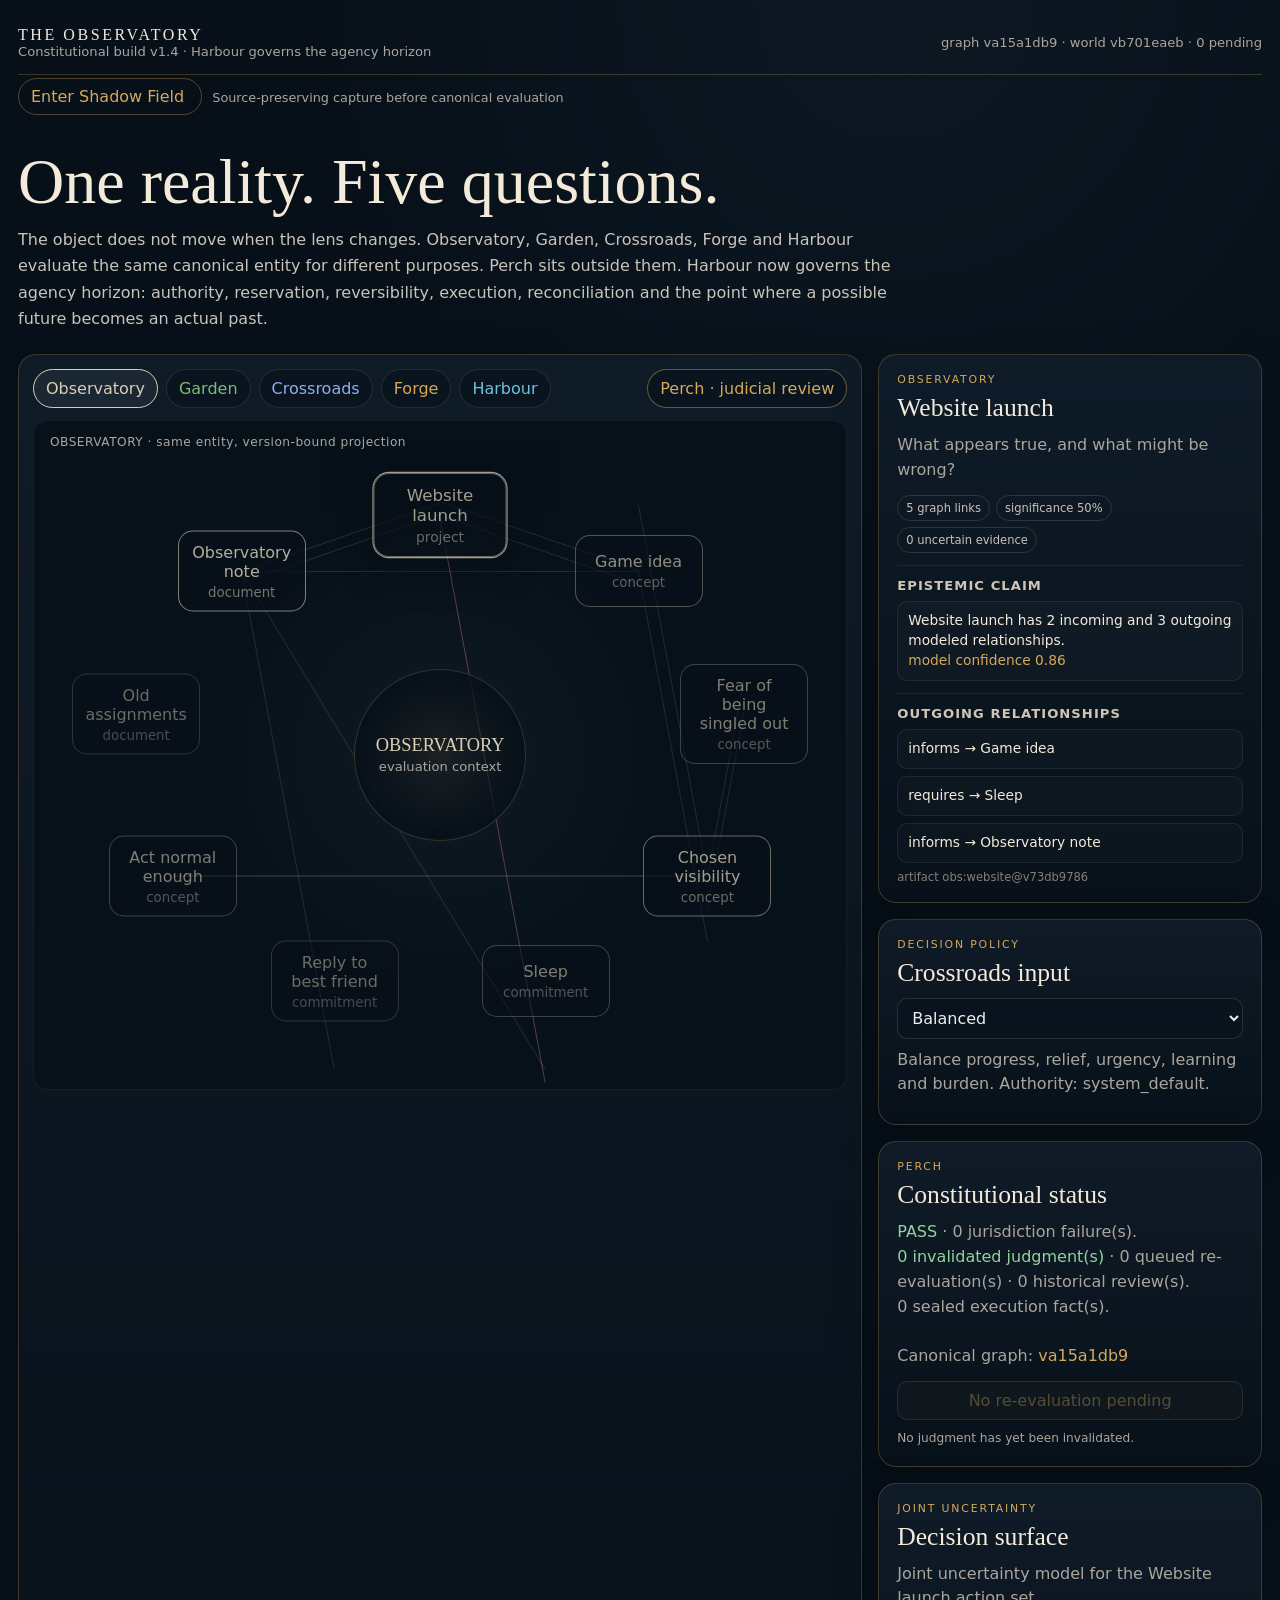
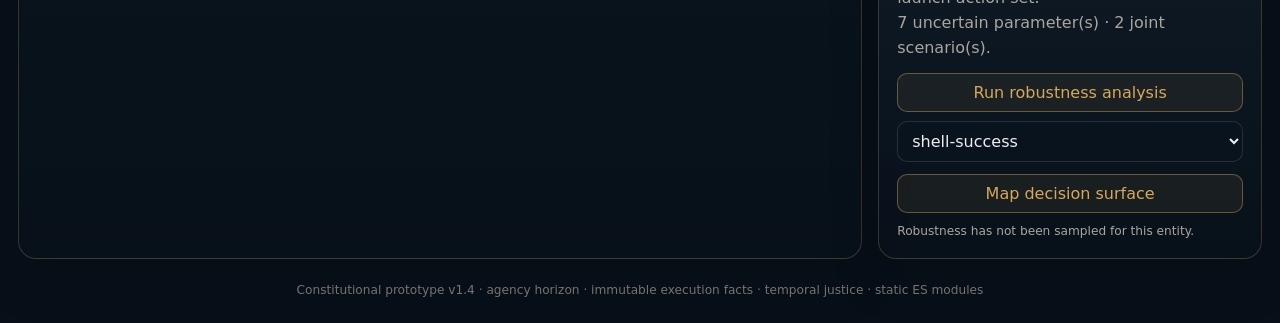
<file: index.html>
<!DOCTYPE html>
<html lang="en">
<head>
<meta charset="UTF-8" />
<meta name="viewport" content="width=device-width,initial-scale=1" />
<title>The Observatory · Constitutional Build v1.4 · Agency Horizon</title>
<style>
:root{--bg:#071019;--panel:#0d1824;--panel2:#101c29;--ink:#f3ead9;--muted:#aaa69e;--gold:#d5a85a;--line:rgba(213,168,90,.24);--obs:#d9cfb5;--garden:#7bbd73;--cross:#8daef0;--forge:#d7a653;--harbour:#6cc1de;--danger:#e89386;--ok:#94d29e}
*{box-sizing:border-box} body{margin:0;background:radial-gradient(circle at 70% 0,rgba(83,119,148,.08),transparent 28%),var(--bg);color:var(--ink);font-family:Inter,system-ui,-apple-system,"Segoe UI",sans-serif}
button,select{font:inherit}.shell{max-width:1500px;margin:auto;padding:18px}.topbar{display:flex;justify-content:space-between;gap:14px;align-items:center;border-bottom:1px solid var(--line);padding:8px 0 15px}.brand{font-family:Georgia,serif;letter-spacing:.16em;text-transform:uppercase}.sub{color:var(--muted);font-size:.82rem}.hero{padding:34px 0 22px}.hero h1{font:500 clamp(2.3rem,5vw,5.4rem)/.95 Georgia,serif;margin:0 0 14px}.hero p{max-width:880px;color:#c9c4ba;line-height:1.65;margin:0}.layout{display:grid;grid-template-columns:minmax(0,1.65fr) minmax(330px,.75fr);gap:16px}.card{background:linear-gradient(180deg,rgba(16,28,41,.92),rgba(8,17,26,.94));border:1px solid var(--line);border-radius:18px;box-shadow:0 18px 50px rgba(0,0,0,.18)}.field-card{padding:14px}.lensbar{display:flex;gap:8px;flex-wrap:wrap;margin-bottom:12px}.lens{border:1px solid rgba(255,255,255,.1);background:#0a141e;color:#cfc9bd;padding:9px 12px;border-radius:999px;cursor:pointer}.lens.active{border-color:currentColor;background:rgba(255,255,255,.05)}.lens[data-lens="observatory"]{color:var(--obs)}.lens[data-lens="garden"]{color:var(--garden)}.lens[data-lens="crossroads"]{color:var(--cross)}.lens[data-lens="forge"]{color:var(--forge)}.lens[data-lens="harbour"]{color:var(--harbour)}.perch{margin-left:auto;color:var(--gold);border-color:rgba(213,168,90,.45)}
.viewport{position:relative;min-height:670px;overflow:hidden;border-radius:14px;border:1px solid rgba(255,255,255,.06);background:radial-gradient(circle at 50% 50%,rgba(255,255,255,.035),transparent 45%),#07111a}.field-note{position:absolute;left:16px;top:14px;z-index:4;color:#aca79f;font-size:.76rem;letter-spacing:.04em}.entity{position:absolute;transform:translate(-50%,-50%);width:128px;min-height:72px;border-radius:15px;border:1px solid rgba(255,255,255,.12);background:rgba(9,17,26,.92);color:#eee7db;display:flex;align-items:center;justify-content:center;text-align:center;padding:11px;cursor:pointer;transition:.2s box-shadow,.2s transform,.2s opacity,.2s border-color}.entity:hover,.entity.selected{transform:translate(-50%,-50%) scale(1.04);box-shadow:0 0 0 1px currentColor,0 18px 34px rgba(0,0,0,.25)}.entity small{display:block;color:#8e8a83;margin-top:4px}.edge{position:absolute;height:1px;transform-origin:0 0;background:rgba(255,255,255,.11);pointer-events:none}.edge.hard{background:rgba(232,147,134,.34)}.center{position:absolute;left:50%;top:50%;transform:translate(-50%,-50%);width:172px;height:172px;border:1px solid rgba(213,168,90,.22);border-radius:50%;display:grid;place-items:center;text-align:center;color:#cabf9f;background:radial-gradient(circle,rgba(213,168,90,.06),rgba(7,16,25,.86) 68%);pointer-events:none}.center b{font:500 1.15rem Georgia,serif}.side{display:grid;gap:16px;align-content:start}.panel{padding:18px}.eyebrow{text-transform:uppercase;letter-spacing:.17em;color:var(--gold);font-size:.68rem}.panel h2{font:500 1.6rem Georgia,serif;margin:7px 0 10px}.muted{color:var(--muted);line-height:1.55}.pillrow{display:flex;gap:6px;flex-wrap:wrap;margin:12px 0}.pill{font-size:.72rem;padding:5px 8px;border-radius:999px;border:1px solid rgba(255,255,255,.12);color:#c8c2b8}.section{border-top:1px solid rgba(255,255,255,.07);padding-top:12px;margin-top:12px}.section h3{font-size:.82rem;letter-spacing:.08em;text-transform:uppercase;color:#cfc6b5;margin:0 0 8px}.item{padding:9px 10px;border:1px solid rgba(255,255,255,.07);border-radius:10px;margin:7px 0;background:rgba(255,255,255,.018);font-size:.86rem;line-height:1.45}.score{font-variant-numeric:tabular-nums;color:var(--gold)}.ok{color:var(--ok)}.bad{color:var(--danger)}.policy-select{width:100%;background:#09131d;color:#eee;border:1px solid rgba(255,255,255,.12);padding:9px 10px;border-radius:10px}.article{font-size:.8rem;padding:8px 0;border-bottom:1px solid rgba(255,255,255,.06)}.article b{color:var(--gold)}.review-btn{width:100%;margin-top:12px;border:1px solid rgba(213,168,90,.42);background:rgba(213,168,90,.08);color:var(--gold);padding:9px 10px;border-radius:10px;cursor:pointer}.review-btn:disabled{opacity:.38;cursor:default}.audit-mini{margin-top:10px;font-size:.76rem;color:var(--muted);line-height:1.45}.invalid-banner{border:1px solid rgba(232,147,134,.42);background:rgba(232,147,134,.07);color:#f0b0a5;border-radius:10px;padding:9px 10px;margin:11px 0;font-size:.8rem;line-height:1.45}.versionline{font-size:.72rem;color:#858078;margin-top:5px;word-break:break-all}.footer{padding:24px 0 8px;color:#77736d;font-size:.76rem;text-align:center}
@media(max-width:980px){.layout{grid-template-columns:1fr}.viewport{min-height:590px}.side{grid-template-columns:1fr 1fr}.perch{margin-left:0}}
@media(max-width:650px){.shell{padding:10px}.topbar{align-items:flex-start;flex-direction:column}.hero{padding:24px 4px 16px}.hero h1{font-size:2.55rem}.lensbar{display:grid;grid-template-columns:repeat(2,1fr)}.lens{width:100%}.perch{grid-column:1/-1}.viewport{min-height:610px}.entity{width:104px;min-height:62px;font-size:.78rem;padding:8px}.center{width:126px;height:126px}.side{grid-template-columns:1fr}.field-note{font-size:.66rem}}
</style>
</head>
<body>
<div class="shell">
  <header class="topbar">
    <div><div class="brand">The Observatory</div><div class="sub">Constitutional build v1.4 · Harbour governs the agency horizon</div></div>
    <div class="sub" id="systemStamp"></div>
  </header>

  <div style="padding:12px 0">
  <a href="shadow.html"
     style="color:#d5a85a;text-decoration:none;border:1px solid rgba(213,168,90,.35);padding:8px 12px;border-radius:999px">
    Enter Shadow Field
  </a>
  <span style="color:#aaa69e;font-size:.8rem;margin-left:10px">
    Source-preserving capture before canonical evaluation
  </span>
</div>

<section class="hero">
    <h1>One reality. Five questions.</h1>
    <p>The object does not move when the lens changes. Observatory, Garden, Crossroads, Forge and Harbour evaluate the same canonical entity for different purposes. Perch sits outside them. Harbour now governs the agency horizon: authority, reservation, reversibility, execution, reconciliation and the point where a possible future becomes an actual past.</p>
  </section>

  <div class="layout">
    <section class="card field-card">
      <div class="lensbar">
        <button class="lens active" data-lens="observatory">Observatory</button>
        <button class="lens" data-lens="garden">Garden</button>
        <button class="lens" data-lens="crossroads">Crossroads</button>
        <button class="lens" data-lens="forge">Forge</button>
        <button class="lens" data-lens="harbour">Harbour</button>
        <button class="lens perch" id="perchBtn">Perch · judicial review</button>
      </div>
      <div class="viewport" id="viewport">
        <div class="field-note" id="fieldNote"></div>
        <div id="edges"></div>
        <div class="center"><div><b id="centerLens">OBSERVATORY</b><br><span class="sub">evaluation context</span></div></div>
        <div id="entities"></div>
      </div>
    </section>

    <aside class="side">
      <section class="card panel" id="inspector"></section>
      <section class="card panel">
        <div class="eyebrow">Decision policy</div>
        <h2>Crossroads input</h2>
        <select class="policy-select" id="policySelect"></select>
        <div class="muted" id="policyText" style="margin-top:9px"></div><div id="policyMutationNote" class="muted" style="margin-top:9px"></div>
      </section>
      <section class="card panel" id="perchPanel">
        <div class="eyebrow">Perch</div><h2>Constitutional status</h2><div id="perchSummary" class="muted"></div><button id="reevaluateBtn" class="review-btn" type="button">Run queued re-evaluation</button><div id="invalidationMini" class="audit-mini"></div>
      </section>
      <section class="card panel" id="uncertaintyPanel">
        <div class="eyebrow">Joint uncertainty</div><h2>Decision surface</h2>
        <div id="uncertaintySummary" class="muted"></div>
        <button id="robustnessBtn" class="review-btn" type="button">Run robustness analysis</button>
        <select class="policy-select" id="surfaceParam" style="margin-top:9px"></select>
        <button id="surfaceBtn" class="review-btn" type="button">Map decision surface</button>
        <div id="uncertaintyOutput" class="audit-mini"></div>
      </section>
    </aside>
  </div>
  <div class="footer">Constitutional prototype v1.4 · agency horizon · immutable execution facts · temporal justice · static ES modules</div>
</div>

<script type="module">
import { entities, actionHypotheses, worldSnapshot, policies, statusQuoValues, uncertaintyModels, gardenGeneratorConfig, authorityGrants, executionFootprints } from './data.js';
import {
  ConstitutionalKernel, LAYERS, createContext, projectEntity,
  registerRuntimePremises, stableHash, constitutionalArticles, createEvaluationModel,
  evaluateRobustness, robustnessArtifact, mapDecisionSurface, decisionSurfaceArtifact, AgencyHorizon
} from './engine.js';

const state = {
  activeLens:'observatory', selectedEntityId:'website', activePolicyId:'balanced', perchOpen:false,
  lastMutationRecords:[], robustnessByEntity:new Map(), surfaceByEntity:new Map(),
  reservationByEntity:new Map(), executionByEntity:new Map(), reconciliationByEntity:new Map()
};
const kernel = new ConstitutionalKernel();
const agency = new AgencyHorizon({grants:authorityGrants,kernel});
const byId = new Map(entities.map(e => [e.id,e]));
const entityEls = new Map();
const projectionCache = new Map();
const colors = {observatory:'var(--obs)',garden:'var(--garden)',crossroads:'var(--cross)',forge:'var(--forge)',harbour:'var(--harbour)'};
const lensEmitter = {
  observatory:LAYERS.OBSERVATORY, garden:LAYERS.GARDEN, crossroads:LAYERS.CROSSROADS,
  forge:LAYERS.FORGE, harbour:LAYERS.HARBOUR
};
const layerLens = {
  [LAYERS.OBSERVATORY]:'observatory', [LAYERS.GARDEN]:'garden', [LAYERS.CROSSROADS]:'crossroads',
  [LAYERS.FORGE]:'forge', [LAYERS.HARBOUR]:'harbour'
};
const layerOrder = {[LAYERS.OBSERVATORY]:1,[LAYERS.GARDEN]:2,[LAYERS.CROSSROADS]:3,[LAYERS.FORGE]:4,[LAYERS.HARBOUR]:5};

function context(){
  return createContext({ entities, hypotheses:actionHypotheses, snapshot:worldSnapshot, policies, activePolicy:policies.find(p=>p.id===state.activePolicyId), statusQuoValues, uncertaintyModels, generatorConfig:gardenGeneratorConfig, authorityGrants, executionFootprints });
}
function cacheKey(lens,entityId){ return `${lens}:${entityId}`; }
function registerProjection(lens, entity){
  const p=projectEntity(lens,entity,context());
  kernel.registerArtifact(lensEmitter[lens],p.artifact);
  projectionCache.set(cacheKey(lens,entity.id),p);
  return p;
}
function initialiseRuntime(){
  registerRuntimePremises(kernel,context());
  for(const lens of ['observatory','garden','crossroads','forge','harbour']){
    for(const entity of entities) registerProjection(lens,entity);
  }
}
function projectionFor(entity){ return projectionCache.get(cacheKey(state.activeLens,entity.id)); }
function artifactNodeForProjection(p){ return p?.artifact?.id ? kernel.getNode(p.artifact.id) : null; }

function layoutEntities(){
  const mount = document.getElementById('entities');
  mount.innerHTML=''; entityEls.clear();
  const cx=50, cy=50, rx=38, ry=36;
  entities.forEach((e,i)=>{
    const angle=(-Math.PI/2)+(i/entities.length)*Math.PI*2;
    const x=cx+Math.cos(angle)*rx, y=cy+Math.sin(angle)*ry;
    const el=document.createElement('button');
    el.className='entity'; el.dataset.id=e.id; el.style.left=`${x}%`; el.style.top=`${y}%`;
    el.innerHTML=`<span>${e.title}<small>${e.type}</small></span>`;
    el.addEventListener('click',()=>{state.selectedEntityId=e.id;state.perchOpen=false;render()});
    mount.appendChild(el); entityEls.set(e.id,{el,x,y});
  });
  renderEdges();
}
function renderEdges(){
  const mount=document.getElementById('edges'); mount.innerHTML='';
  for(const e of entities){
    const a=entityEls.get(e.id); if(!a) continue;
    for(const rel of e.relationships||[]){
      const b=entityEls.get(rel.targetId); if(!b) continue;
      const line=document.createElement('div');
      const dx=b.x-a.x, dy=b.y-a.y, length=Math.hypot(dx,dy), angle=Math.atan2(dy,dx)*180/Math.PI;
      line.className='edge '+(['requires','blocks'].includes(rel.relation)?'hard':'');
      line.style.left=`${a.x}%`; line.style.top=`${a.y}%`; line.style.width=`${length}%`; line.style.transform=`rotate(${angle}deg)`;
      mount.appendChild(line);
    }
  }
}
function entitySignal(entity){
  const p=projectionFor(entity); if(!p) return {value:.05,label:'not evaluated'};
  const node=artifactNodeForProjection(p);
  if(node?.status==='invalidated') return {value:.12,label:'INVALIDATED · awaiting lawful re-evaluation'};
  if(state.activeLens==='observatory') return {value:p.significance,label:`degree ${p.topology.degree}`};
  if(state.activeLens==='garden') return {value:p.possibilities[0]?.importance/10 || .05,label:`${p.possibilities.length} possibility`};
  if(state.activeLens==='crossroads') return {value:p.divergenceDetected?1:.15,label:p.divergenceDetected?'policy divergence':'policy convergence'};
  if(state.activeLens==='forge') return {value:p.selectedAction?Math.min(1,Math.max(.15,p.selectedAction.score/5)):.08,label:p.state.replaceAll('_',' ')};
  if(state.activeLens==='harbour') return {value:p.authorized?.9:.15,label:p.authorized?'authority present':'authority constrained'};
  return {value:.2,label:''};
}
function renderField(){
  const selected=byId.get(state.selectedEntityId); const color=colors[state.activeLens];
  document.getElementById('centerLens').textContent=state.activeLens.toUpperCase();
  document.getElementById('centerLens').style.color=color;
  document.getElementById('fieldNote').textContent=`${state.activeLens.toUpperCase()} · same entity, version-bound projection`;
  for(const e of entities){
    const {el}=entityEls.get(e.id); const sig=entitySignal(e); const p=projectionCache.get(cacheKey(state.activeLens,e.id));
    const invalid=artifactNodeForProjection(p)?.status==='invalidated';
    el.classList.toggle('selected',e.id===selected.id); el.classList.toggle('invalidated',invalid);
    el.style.color=invalid?'var(--danger)':color;
    el.style.borderColor=invalid?'rgba(232,147,134,.72)':`color-mix(in srgb, ${color} ${Math.round(30+sig.value*55)}%, rgba(255,255,255,.10))`;
    el.style.opacity=String(.48+sig.value*.52); el.title=sig.label;
  }
}
function renderInspector(){
  const entity=byId.get(state.selectedEntityId); const p=projectionFor(entity); const panel=document.getElementById('inspector');
  if(!p){panel.innerHTML='<div class="muted">Projection not evaluated.</div>';return;}
  const node=artifactNodeForProjection(p);
  const invalid=node?.status==='invalidated'
    ? `<div class="invalid-banner"><b>INVALIDATED JUDGMENT</b><br>${escapeHtml(node.invalidationReason||'An upstream premise changed.')}<div class="versionline">dead version ${node.versionHash}</div></div>`:'';
  panel.innerHTML=`<div class="eyebrow">${state.activeLens}</div><h2>${entity.title}</h2><div class="muted">${escapeHtml(p.question||'')}</div>${invalid}${renderProjection(p,entity)}<div class="versionline">artifact ${p.artifact.id}@${p.artifact.versionHash}</div>`;
}
function renderProjection(p,entity){
  if(p.lens==='observatory') return `<div class="pillrow"><span class="pill">${p.topology.degree} graph links</span><span class="pill">significance ${(p.significance*100).toFixed(0)}%</span><span class="pill">${p.uncertainties.length} uncertain evidence</span></div><div class="section"><h3>Epistemic claim</h3><div class="item">${escapeHtml(p.artifact.proposition)}<br><span class="score">model confidence ${p.artifact.confidence.toFixed(2)}</span></div></div><div class="section"><h3>Outgoing relationships</h3>${items((p.topology.outgoing||[]).map(r=>`${r.relation} → ${byId.get(r.targetId)?.title||r.targetId}`),'No modeled outgoing relationships.')}</div>`;
  if(p.lens==='garden') return `<div class="pillrow"><span class="pill ${p.isProvisionalDueToCoverage?'bad':'ok'}">search coverage ${(p.overallCoverage*100).toFixed(1)}%</span><span class="pill">${(p.candidateActions||[]).length} hypotheses</span></div><div class="section"><h3>Possibilities</h3>${items((p.possibilities||[]).map(x=>`${x.description} · maturity ${(x.maturity*100).toFixed(0)}%`),'No incomplete modeled output.')}</div><div class="section"><h3>Search boundaries</h3>${items((p.searchBoundaries||[]).map(b=>`${b.mechanism}: ${b.searched?'searched':'UNSEARCHED'} · exhaustion ${(b.exhaustionScore*100).toFixed(0)}% · ${b.candidateCount} candidate(s)`),'No mechanism search record.')}</div><div class="section"><h3>Known blind spots</h3>${items((p.searchBoundaries||[]).flatMap(b=>(b.unexploredDomains||[]).map(x=>`${b.mechanism}: ${x}`)),'No declared search blind spots.')}</div><div class="section"><h3>Conditions</h3>${items((p.blockedConditions||[]).map(x=>x.conditionDescription),'No unresolved modeled prerequisite.')}</div>`;
  if(p.lens==='crossroads') return `<div class="pillrow"><span class="pill ${p.divergenceDetected?'bad':'ok'}">${p.divergenceDetected?'normative conflict':'policy convergence'}</span></div><div class="section"><h3>Policy results</h3>${items((p.evaluations||[]).map(x=>`${x.policyName}: ${actionName(x.winnerActionId)}${x.score==null?'':` · ${x.score.toFixed(2)}`}`),'No action set available for policy comparison.')}</div><div class="section"><h3>Constitutional meaning</h3><div class="item">${p.divergenceDetected?'Facts no longer determine action without choosing between defensible value policies.':'The modeled policies currently converge on the same action.'}</div></div>`;
  if(p.lens==='forge') { const cov=p.coverageAssessment; return `<div class="pillrow"><span class="pill">${p.state.replaceAll('_',' ')}</span>${p.selectedAction?`<span class="pill score">score ${p.selectedAction.score}</span>`:''}${cov?`<span class="pill ${cov.isProvisionalDueToCoverage?'bad':'ok'}">coverage ${(cov.overallCoverage*100).toFixed(1)}%</span>`:''}</div>${cov?.isProvisionalDueToCoverage?`<div class="invalid-banner"><b>PROVISIONAL_SEARCH_LIMITATION</b><br>Forge's ranking is conditional on an under-covered hypothesis space. This is search honesty, not model confidence.</div>`:''}<div class="section"><h3>Judgment</h3><div class="item">${p.selectedAction?`<b>${escapeHtml(p.selectedAction.description)}</b><br>${escapeHtml(p.rationale?.comparativeFact||'')}`:escapeHtml(p.reason||'No action selected.')}</div></div>${cov?`<div class="section"><h3>Search provenance</h3>${items([`overall coverage: ${(cov.overallCoverage*100).toFixed(1)}%`,`information-gain coverage: ${(cov.informationGainCoverage*100).toFixed(1)}%`,`model uncertainty: ${(cov.modelUncertainty*100).toFixed(1)}%`,...(cov.unexploredMechanisms||[]).map(m=>`unsearched mechanism: ${m}`)])}</div>`:''}${p.selectedAction?`<div class="section"><h3>Impact vector</h3>${items(Object.entries(p.selectedAction.normalizedImpact).map(([k,v])=>`${k}: ${v}`))}</div>`:''}<div class="section"><h3>Alternatives</h3>${items((p.alternatives||[]).map(a=>`${a.description}${a.score==null?' · blocked':` · ${a.score}`}`),'No competing action hypothesis.')}</div>`; }
  if(p.lens==='harbour') {
    const reservation=state.reservationByEntity.get(entity.id); const execution=state.executionByEntity.get(entity.id); const reconciliation=state.reconciliationByEntity.get(entity.id);
    const liveGrant=p.authorityGrant?agency.getGrant(p.authorityGrant.id):null;
    const rev=p.footprint?.reversibility;
    const capacity=liveGrant?`reserved ${liveGrant.reserved?.executionCount||0}/${liveGrant.limits?.maxExecutions??'∞'} executions · financial reserved ${liveGrant.reserved?.financialCommitment||0}`:'No bound grant.';
    const controls=!p.actionId?'':execution
      ? `<button class="review-btn" id="reconcileBtn" type="button">${reconciliation?'Reconciled':'Reconcile observed outcome'}</button><button class="review-btn" id="driftBtn" type="button">Simulate post-execution premise drift</button>`
      : reservation
        ? `<button class="review-btn" id="executeBtn" type="button">Execute reserved action · simulated boundary</button>`
        : `<button class="review-btn" id="reserveBtn" type="button" ${(p.authorized||p.canAuthorizeWithConfirmation)?'':'disabled'}>${p.authorized?'Reserve authority capacity':'Confirm + reserve authority capacity'}</button>`;
    return `<div class="pillrow"><span class="pill ${p.authorized?'ok':p.canAuthorizeWithConfirmation?'':'bad'}">${p.authorized?'authority available':p.canAuthorizeWithConfirmation?'confirmation required':'execution not authorized'}</span><span class="pill">${p.requiredAuthority}</span>${rev?`<span class="pill ${['practically_irreversible','strictly_irreversible'].includes(rev.class)?'bad':''}">${rev.class.replaceAll('_',' ')}</span>`:''}</div>${p.requiresPrincipalSignoff?`<div class="invalid-banner"><b>PRINCIPAL SIGN-OFF REQUIRED</b><br>Harbour will not permit this reversibility class under the current delegated grant.</div>`:''}<div class="section"><h3>World crossing</h3><div class="item">${p.actionId?actionName(p.actionId):'Forge has not produced an executable action.'}</div></div><div class="section"><h3>Execution footprint</h3>${items([...(p.footprint?.expectedWorldChanges||[]),...(rev?.irreversibleDimensions||[]).map(x=>`irreversible dimension: ${x}`)],'No external footprint declared.')}</div><div class="section"><h3>Authority capacity</h3><div class="item">${escapeHtml(liveGrant?.id||'No grant')}<br>${escapeHtml(capacity)}</div></div><div class="section"><h3>Affected parties</h3>${items(p.affectedParties,'No affected party recorded.')}</div><div class="section"><h3>Lifecycle</h3>${items([reservation?`reservation: ${reservation.status}`:'reservation: none',execution?`execution: ${execution.result} · historical fact sealed`:'execution: none',reconciliation?`reconciliation: observed`:'reconciliation: pending'],'No agency state.')}${controls}</div>`;
  }
  return '';
}
function renderPerch(){
  const artifacts=[...projectionCache.values()].map(p=>({emitter:lensEmitter[p.lens],artifact:p.artifact}));
  const review=kernel.reviewSystem(entities,artifacts);
  const invalidated=kernel.getInvalidatedNodes(); const pending=kernel.getReevaluationQueue(); const log=kernel.getInvalidationLog(); const historical=kernel.getHistoricalReviewQueue(); const executions=agency.getExecutionRecords();
  document.getElementById('perchSummary').innerHTML=`<span class="${review.ok?'ok':'bad'}">${review.ok?'PASS':'VIOLATION'}</span> · ${review.failures.length} jurisdiction failure(s).<br><span class="${invalidated.length?'bad':'ok'}">${invalidated.length} invalidated judgment(s)</span> · ${pending.length} queued re-evaluation(s) · ${historical.length} historical review(s).<br>${executions.length} sealed execution fact(s).<br><br>Canonical graph: <span class="score">${stableHash(entities)}</span>`;
  const btn=document.getElementById('reevaluateBtn'); btn.disabled=pending.length===0; btn.textContent=pending.length?`Run ${pending.length} queued re-evaluation${pending.length===1?'':'s'}`:'No re-evaluation pending';
  document.getElementById('invalidationMini').innerHTML=log.length?`Latest death: ${escapeHtml(log.at(-1).targetArtifactId)}<br>${formatTime(log.at(-1).invalidatedAt)}`:'No judgment has yet been invalidated.';
  if(state.perchOpen){
    document.getElementById('inspector').innerHTML=`<div class="eyebrow">Perch · judicial review</div><h2>${review.ok?'Constitution holds':'Review required'}</h2><div class="muted">Perch emits no domain claim. It enforces jurisdiction, premise integrity and temporal validity.</div><div class="section"><h3>Re-evaluation docket</h3>${items(pending.map(q=>`${q.layer} · ${q.artifactId} · ${q.reason}`),'Docket empty.')}</div><div class="section"><h3>Invalidation record</h3>${items(log.slice(-8).reverse().map(r=>`${formatTime(r.invalidatedAt)} · ${r.targetArtifactId}@${r.targetVersionHash} died because ${r.invalidatedByPremiseId} changed.`),'No invalidation events recorded.')}</div><div class="section"><h3>Historical justice</h3>${items(historical.map(r=>`${r.executionArtifactId} preserved · review triggered by ${r.rootMutationId}`),'No executed fact is under post-execution review.')}</div><div class="section"><h3>Execution ledger</h3>${items(executions.map(x=>`${x.id} · ${x.result} · ${x.footprint?.reversibility?.class||'unknown reversibility'}`),'No action has crossed the simulated world boundary.')}</div><div class="section"><h3>Articles</h3>${constitutionalArticles().map(a=>`<div class="article"><b>Article ${a[0]} · ${a[1]}</b><br>${a[2]}</div>`).join('')}</div>`;
  }
}
function uncertaintyFor(entityId){ return uncertaintyModels.find(m=>m.entityId===entityId) || null; }
function baseEvaluationModel(){ return createEvaluationModel({entities,hypotheses:actionHypotheses,snapshot:worldSnapshot,policies,statusQuoValues,generatorConfig:gardenGeneratorConfig}); }
function runRobustnessFor(entityId, shouldRender=true){
  const model=uncertaintyFor(entityId); if(!model) return null;
  const c=context();
  const refs=[c.premiseRef(`entity:${entityId}`),c.premiseRef(`hypotheses:${entityId}`),c.premiseRef('world:current'),c.premiseRef('policy:selected'),c.premiseRef(`uncertainty:${entityId}`)];
  const guard=kernel.verifyPremiseRefs(refs); if(!guard.valid) throw new Error(`Uncertainty analysis blocked by dead premise tree: ${guard.problems.join('; ')}`);
  const profile=evaluateRobustness({baseModel:baseEvaluationModel(),entityId,activePolicyId:state.activePolicyId,uncertaintyModel:model,runs:2500,seed:20260811});
  const artifact=robustnessArtifact(profile,c,model); kernel.registerArtifact(LAYERS.OBSERVATORY,artifact);
  state.robustnessByEntity.set(entityId,{profile,artifact}); if(shouldRender) render(); return profile;
}
function runSurfaceFor(entityId, parameterId=null, shouldRender=true){
  const model=uncertaintyFor(entityId); if(!model) return null;
  const parameter=model.parameters.find(p=>p.id===(parameterId||document.getElementById('surfaceParam')?.value)) || model.parameters.find(p=>p.sweepDomain);
  if(!parameter?.sweepDomain) return null;
  const c=context();
  const refs=[c.premiseRef(`entity:${entityId}`),c.premiseRef(`hypotheses:${entityId}`),c.premiseRef('world:current'),c.premiseRef('policy:selected'),c.premiseRef(`uncertainty:${entityId}`)];
  const guard=kernel.verifyPremiseRefs(refs); if(!guard.valid) throw new Error(`Decision surface blocked by dead premise tree: ${guard.problems.join('; ')}`);
  const profile=mapDecisionSurface({baseModel:baseEvaluationModel(),entityId,activePolicyId:state.activePolicyId,parameterPath:parameter.path,domain:parameter.sweepDomain,resolution:100,uncertaintyModels:[model]});
  const artifact=decisionSurfaceArtifact(profile,c,model); kernel.registerArtifact(LAYERS.OBSERVATORY,artifact);
  state.surfaceByEntity.set(entityId,{profile,artifact,parameterId:parameter.id}); if(shouldRender) render(); return profile;
}
function renderUncertainty(){
  const entityId=state.selectedEntityId, model=uncertaintyFor(entityId), summary=document.getElementById('uncertaintySummary'), out=document.getElementById('uncertaintyOutput'), param=document.getElementById('surfaceParam');
  const rb=document.getElementById('robustnessBtn'), sb=document.getElementById('surfaceBtn');
  if(!model){ summary.textContent='No joint uncertainty model declared for this entity yet.'; param.innerHTML='<option>no sweepable parameter</option>'; rb.disabled=true; sb.disabled=true; out.innerHTML=''; return; }
  rb.disabled=false; sb.disabled=false;
  summary.innerHTML=`${escapeHtml(model.description)}<br>${model.parameters.length} uncertain parameter(s) · ${(model.scenarios||[]).length} joint scenario(s).`;
  const current=state.surfaceByEntity.get(entityId)?.parameterId;
  param.innerHTML=model.parameters.filter(p=>p.sweepDomain).map(p=>`<option value="${p.id}" ${p.id===current?'selected':''}>${escapeHtml(p.id)}</option>`).join('');
  const r=state.robustnessByEntity.get(entityId); const sf=state.surfaceByEntity.get(entityId);
  const rNode=r?kernel.getNode(r.artifact.id):null, sNode=sf?kernel.getNode(sf.artifact.id):null;
  const robustness=r ? `${rNode?.status==='invalidated'?'<span class="bad">INVALIDATED ANALYSIS</span><br>':''}<b>Robustness</b>: ${actionName(r.profile.baseWinnerId)} held in <span class="score">${(r.profile.robustnessFrequency*100).toFixed(1)}%</span> of ${r.profile.runs.toLocaleString()} sampled plausible worlds.<br><span class="muted">Not confidence. Conditional on ${escapeHtml(r.profile.modelId)} and policy ${escapeHtml(r.profile.policyId)}; it does not resolve a Crossroads value conflict.</span>` : 'Robustness has not been sampled for this entity.';
  const surface=sf ? `${sNode?.status==='invalidated'?'<br><span class="bad">INVALIDATED SURFACE</span>':''}<br><br><b>Decision regions · ${escapeHtml(sf.parameterId)}</b><br>${sf.profile.regions.map(x=>`${x.range[0].toFixed(3)}–${x.range[1].toFixed(3)} → ${escapeHtml(actionName(x.winningActionId))}`).join('<br>')}<br><span class="muted">Detection step ${sf.profile.detectionStep}. Narrow unobserved regions remain possible below that grid scale.</span>` : '';
  out.innerHTML=robustness+surface;
}


function selectedHarbourProjection(){return projectionCache.get(cacheKey('harbour',state.selectedEntityId));}
function bindAgencyControls(){
  const p=selectedHarbourProjection(); if(!p||state.activeLens!=='harbour'||state.perchOpen)return;
  document.getElementById('reserveBtn')?.addEventListener('click',()=>{
    const c=context(); const action=c.hypotheses.find(a=>a.id===p.actionId); if(!action)return;
    const result=agency.reserve({reservationId:`${state.selectedEntityId}-${Date.now()}`,action,footprint:p.footprint,grantId:action.authorityGrantId,recommendation:projectionCache.get(cacheKey('forge',state.selectedEntityId)).artifact,authorization:p.artifact,principalSignoff:true});
    if(result.ok)state.reservationByEntity.set(state.selectedEntityId,result.reservation);
    else alert(`Reservation refused: ${result.assessment.reasons.join(' ')}`);
    render();
  });
  document.getElementById('executeBtn')?.addEventListener('click',()=>{
    const reservation=state.reservationByEntity.get(state.selectedEntityId); const c=context(); const forge=projectionCache.get(cacheKey('forge',state.selectedEntityId)); const harbour=selectedHarbourProjection(); const action=c.hypotheses.find(a=>a.id===forge.selectedAction?.id);
    if(!reservation||!action)return;
    try{const result=agency.execute({reservationId:reservation.id,action,recommendation:forge.artifact,authorization:harbour.artifact,result:'completed'});state.executionByEntity.set(state.selectedEntityId,result.record);render();}
    catch(err){alert(err.message);}
  });
  document.getElementById('reconcileBtn')?.addEventListener('click',()=>{
    if(state.reconciliationByEntity.has(state.selectedEntityId))return;
    const execution=state.executionByEntity.get(state.selectedEntityId); if(!execution)return;
    const result=agency.reconcile({executionId:execution.id,observedConsequences:['Simulated execution crossed the boundary and was observed by Harbour.'],premiseDrift:false});
    state.reconciliationByEntity.set(state.selectedEntityId,result); render();
  });
  document.getElementById('driftBtn')?.addEventListener('click',()=>{
    const execution=state.executionByEntity.get(state.selectedEntityId); if(!execution)return;
    worldSnapshot.timestamp=new Date().toISOString();
    worldSnapshot.resources={...(worldSnapshot.resources||{}),agency_demo_drift:{value:true,confidence:1}};
    const results=registerRuntimePremises(kernel,context()); state.lastMutationRecords=results.flatMap(r=>r.invalidationRecords||[]);
    const result=agency.reconcile({executionId:execution.id,observedConsequences:['Execution remains historical fact after a later model change.'],premiseDrift:true,driftReason:'Simulated post-execution world premise drift.'});
    state.reconciliationByEntity.set(state.selectedEntityId,result); render();
  });
}

function renderPolicy(){
  const sel=document.getElementById('policySelect');
  sel.innerHTML=policies.map(p=>`<option value="${p.id}" ${p.id===state.activePolicyId?'selected':''}>${p.name}</option>`).join('');
  const p=policies.find(x=>x.id===state.activePolicyId); document.getElementById('policyText').textContent=`${p.purpose} Authority: ${p.authority.selectedBy}.`;
  document.getElementById('policyMutationNote').innerHTML=state.lastMutationRecords.length?`<span class="bad">Premise changed.</span> ${state.lastMutationRecords.length} downstream judgment(s) invalidated. Perch is holding them until re-evaluation.`:'';
}
function render(){
  renderPolicy(); renderField(); if(!state.perchOpen)renderInspector(); renderPerch(); renderUncertainty(); bindAgencyControls();
  document.getElementById('systemStamp').textContent=`graph ${stableHash(entities)} · world ${stableHash(worldSnapshot)} · ${kernel.getReevaluationQueue().length} pending`;
}
function runQueuedReevaluation(){
  const pending=kernel.getReevaluationQueue().sort((a,b)=>(layerOrder[a.layer]||99)-(layerOrder[b.layer]||99));
  const seen=new Set();
  for(const q of pending){
    if(seen.has(q.artifactId)) continue; seen.add(q.artifactId);
    if(q.artifactId.startsWith('robust:')){ const entityId=q.artifactId.split(':')[1]; runRobustnessFor(entityId,false); continue; }
    if(q.artifactId.startsWith('surface:')){ const entityId=q.artifactId.split(':')[1]; const previous=state.surfaceByEntity.get(entityId); runSurfaceFor(entityId,previous?.parameterId,false); continue; }
    const lens=layerLens[q.layer]; if(!lens) continue;
    const entityId=q.artifactId.split(':').slice(1).join(':'); const entity=byId.get(entityId); if(!entity) continue;
    registerProjection(lens,entity);
  }
  state.lastMutationRecords=[]; render();
}
function mutateSelectedPolicy(newPolicyId){
  state.activePolicyId=newPolicyId;
  const results=registerRuntimePremises(kernel,context());
  state.lastMutationRecords=results.flatMap(r=>r.invalidationRecords||[]);
  render();
}
function items(list,empty='None recorded.'){return (list&&list.length)?list.map(x=>`<div class="item">${escapeHtml(String(x))}</div>`).join(''):`<div class="item muted">${empty}</div>`}
function actionName(id){return context().hypotheses.find(a=>a.id===id)?.description||id||'No winner'}
function escapeHtml(s){return String(s).replace(/[&<>'"]/g,c=>({'&':'&amp;','<':'&lt;','>':'&gt;',"'":'&#039;','"':'&quot;'}[c]))}
function formatTime(value){const d=new Date(value);return Number.isNaN(d.getTime())?'unknown time':d.toLocaleTimeString([], {hour:'2-digit',minute:'2-digit',second:'2-digit'});}

document.querySelectorAll('[data-lens]').forEach(btn=>btn.addEventListener('click',()=>{
  state.activeLens=btn.dataset.lens; state.perchOpen=false;
  document.querySelectorAll('[data-lens]').forEach(b=>b.classList.toggle('active',b===btn)); render();
}));
document.getElementById('perchBtn').addEventListener('click',()=>{state.perchOpen=true;renderPerch()});
document.getElementById('policySelect').addEventListener('change',e=>mutateSelectedPolicy(e.target.value));
document.getElementById('reevaluateBtn').addEventListener('click',runQueuedReevaluation);
document.getElementById('robustnessBtn').addEventListener('click',()=>runRobustnessFor(state.selectedEntityId));
document.getElementById('surfaceBtn').addEventListener('click',()=>runSurfaceFor(state.selectedEntityId));

initialiseRuntime(); layoutEntities(); render();
</script>
</body>
</html>
</file>
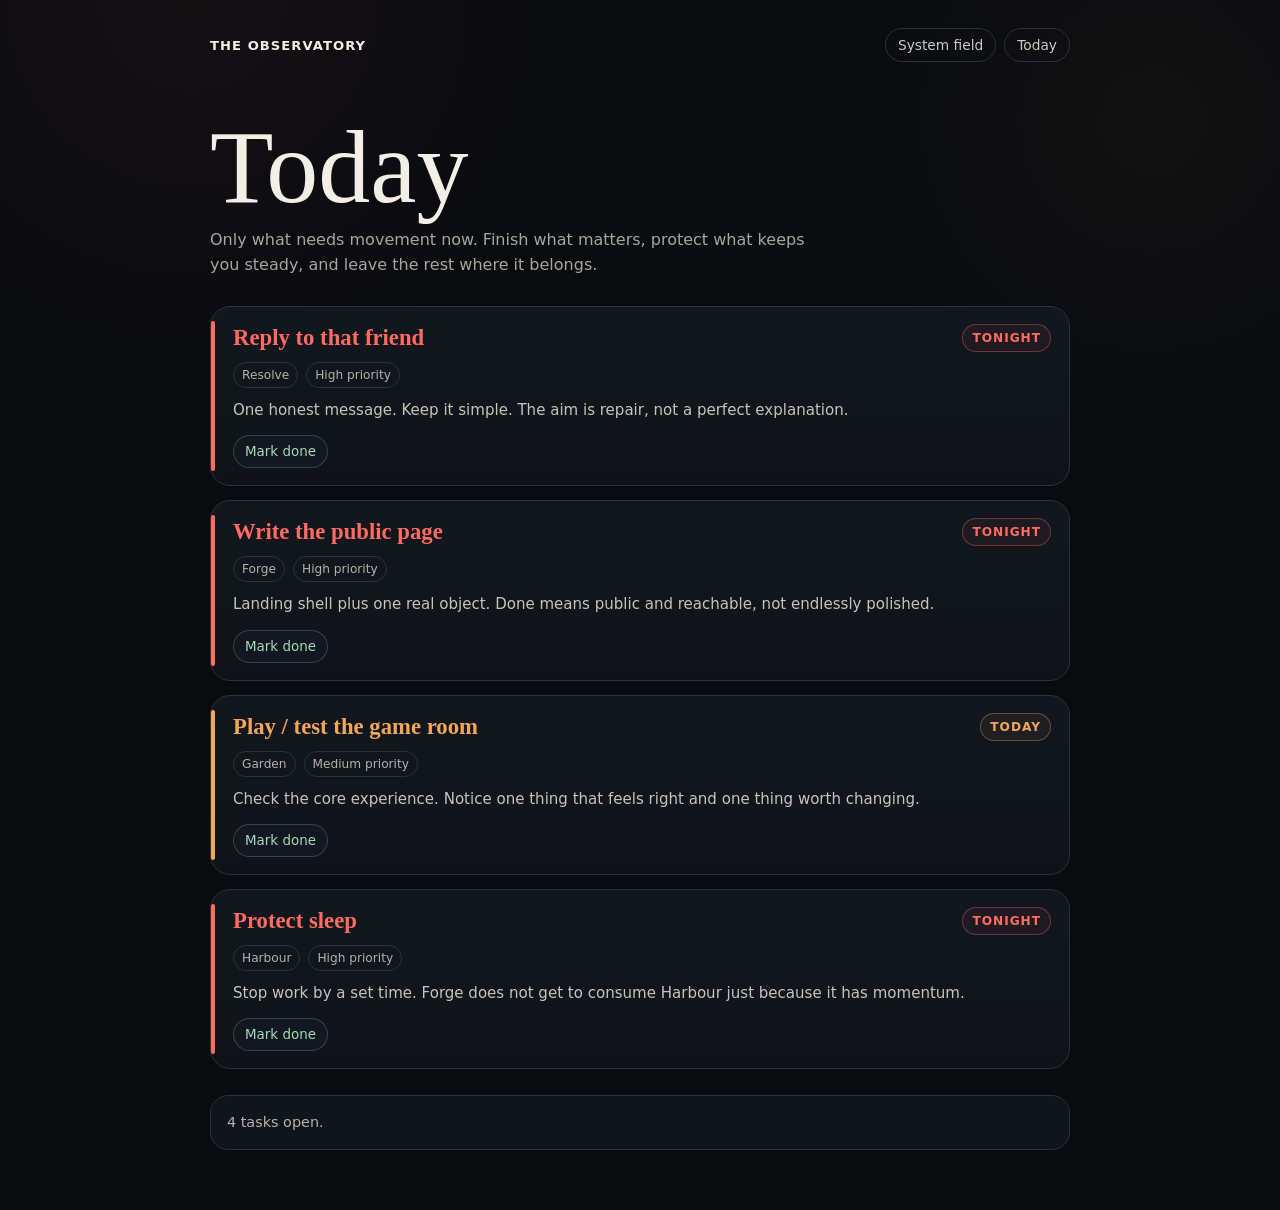
<file: today.html>
<!DOCTYPE html>
<html lang="en">
<head>
<meta charset="UTF-8">
<meta name="viewport" content="width=device-width,initial-scale=1">
<title>Today · The Observatory</title>
<style>
:root{
  --bg:#090b0f;
  --panel:#11151c;
  --ink:#f3efe7;
  --muted:#aaa59c;
  --line:#29313b;
  --urgent:#ff6b5f;
  --medium:#f2a65a;
  --soft:#1a2029;
}
*{box-sizing:border-box}
body{
  margin:0;
  background:
    radial-gradient(circle at 15% 0%, rgba(255,107,95,.05), transparent 24%),
    radial-gradient(circle at 90% 10%, rgba(242,166,90,.04), transparent 20%),
    var(--bg);
  color:var(--ink);
  font-family:Inter,system-ui,-apple-system,"Segoe UI",sans-serif;
}
.wrap{max-width:900px;margin:auto;padding:28px 20px 60px}
nav{
  display:flex;justify-content:space-between;gap:10px;align-items:center;
  margin-bottom:56px;flex-wrap:wrap
}
a{color:#f3efe7;text-decoration:none}
.brand{font-weight:800;letter-spacing:.08em;text-transform:uppercase;font-size:.82rem}
.links{display:flex;gap:8px}
.links a{
  border:1px solid #29313b;padding:8px 12px;border-radius:999px;
  font-size:.86rem;color:#cfcac0
}
h1,h2{font-family:Georgia,serif;font-weight:500}
h1{
  font-size:clamp(3.4rem,9vw,6.5rem);
  line-height:.95;margin:0 0 10px
}
.sub{
  color:#aaa59c;line-height:1.6;margin:0 0 28px;
  max-width:620px;font-size:1rem
}
.task-list{display:grid;gap:14px}
.task{
  border:1px solid var(--line);
  background:linear-gradient(180deg,#12171f,#0f1319);
  border-radius:20px;
  padding:17px 18px;
  position:relative;
  transition:opacity .2s ease, transform .2s ease, border-color .2s ease;
}
.task:hover{transform:translateY(-1px);border-color:#3a4654}
.task.done{opacity:.45}
.task.done .task-title{text-decoration:line-through}
.task::before{
  content:"";
  position:absolute;left:0;top:14px;bottom:14px;width:4px;border-radius:4px;
  background:#4c5663;
}
.task.urgent::before{background:var(--urgent)}
.task.medium::before{background:var(--medium)}
.task-top{
  display:flex;justify-content:space-between;gap:14px;align-items:flex-start;
  margin-left:4px
}
.task-title{
  font-family:Georgia,serif;
  font-size:1.42rem;
  font-weight:700;
  line-height:1.2
}
.task.urgent .task-title{color:var(--urgent)}
.task.medium .task-title{color:var(--medium)}
.deadline{
  flex:0 0 auto;
  font-size:.76rem;font-weight:800;letter-spacing:.08em;text-transform:uppercase;
  border-radius:999px;padding:6px 9px;border:1px solid var(--line)
}
.task.urgent .deadline{
  color:var(--urgent);
  border-color:rgba(255,107,95,.35);
  background:rgba(255,107,95,.06)
}
.task.medium .deadline{
  color:var(--medium);
  border-color:rgba(242,166,90,.35);
  background:rgba(242,166,90,.06)
}
.meta{
  display:flex;gap:8px;flex-wrap:wrap;
  margin:10px 0 0 4px
}
.pill{
  font-size:.76rem;color:#b7b2a9;
  border:1px solid var(--line);padding:5px 8px;border-radius:999px
}
.detail{
  color:#c9c4ba;line-height:1.55;margin:11px 4px 0;
  font-size:.94rem
}
.actions{
  display:flex;gap:8px;flex-wrap:wrap;margin:13px 4px 0
}
button{
  appearance:none;border:1px solid var(--line);background:#121821;color:var(--ink);
  padding:8px 11px;border-radius:999px;cursor:pointer;font:inherit;font-size:.84rem
}
button:hover{border-color:#4b5868}
button.done-btn{
  border-color:rgba(143,208,166,.25);
  color:#a8d9b8
}
.summary{
  margin-top:26px;padding:15px 16px;border:1px solid var(--line);
  border-radius:18px;background:#10141b;color:#b8b3aa;font-size:.9rem;line-height:1.55
}
@media(max-width:600px){
  .task-top{flex-direction:column}
  .deadline{align-self:flex-start}
}
</style>
</head>
<body>
<div class="wrap">
  <nav>
    <a class="brand" href="index.html">The Observatory</a>
    <div class="links">
      <a href="app.html">System field</a>
      <a href="today.html">Today</a>
    </div>
  </nav>

  <h1>Today</h1>
  <p class="sub">Only what needs movement now. Finish what matters, protect what keeps you steady, and leave the rest where it belongs.</p>

  <div class="task-list">
    <article class="task urgent" data-task="friend">
      <div class="task-top">
        <div class="task-title">Reply to that friend</div>
        <div class="deadline">Tonight</div>
      </div>
      <div class="meta">
        <span class="pill">Resolve</span>
        <span class="pill">High priority</span>
      </div>
      <div class="detail">One honest message. Keep it simple. The aim is repair, not a perfect explanation.</div>
      <div class="actions">
        <button class="done-btn">Mark done</button>
      </div>
    </article>

    <article class="task urgent" data-task="page">
      <div class="task-top">
        <div class="task-title">Write the public page</div>
        <div class="deadline">Tonight</div>
      </div>
      <div class="meta">
        <span class="pill">Forge</span>
        <span class="pill">High priority</span>
      </div>
      <div class="detail">Landing shell plus one real object. Done means public and reachable, not endlessly polished.</div>
      <div class="actions">
        <button class="done-btn">Mark done</button>
      </div>
    </article>

    <article class="task medium" data-task="game">
      <div class="task-top">
        <div class="task-title">Play / test the game room</div>
        <div class="deadline">Today</div>
      </div>
      <div class="meta">
        <span class="pill">Garden</span>
        <span class="pill">Medium priority</span>
      </div>
      <div class="detail">Check the core experience. Notice one thing that feels right and one thing worth changing.</div>
      <div class="actions">
        <button class="done-btn">Mark done</button>
      </div>
    </article>

    <article class="task urgent" data-task="sleep">
      <div class="task-top">
        <div class="task-title">Protect sleep</div>
        <div class="deadline">Tonight</div>
      </div>
      <div class="meta">
        <span class="pill">Harbour</span>
        <span class="pill">High priority</span>
      </div>
      <div class="detail">Stop work by a set time. Forge does not get to consume Harbour just because it has momentum.</div>
      <div class="actions">
        <button class="done-btn">Mark done</button>
      </div>
    </article>
  </div>

  <div class="summary" id="summary">4 tasks open.</div>
</div>

<script>
const tasks=[...document.querySelectorAll('.task')];
const summary=document.getElementById('summary');

function updateSummary(){
  const open=tasks.filter(t=>!t.classList.contains('done')).length;
  summary.textContent=open===0?'Everything for today is closed.':`${open} task${open===1?'':'s'} open.`;
}

tasks.forEach(task=>{
  const btn=task.querySelector('.done-btn');
  btn.addEventListener('click',()=>{
    task.classList.toggle('done');
    btn.textContent=task.classList.contains('done')?'Reopen':'Mark done';
    updateSummary();
  });
});

updateSummary();
</script>
</body>
</html>
</file>
